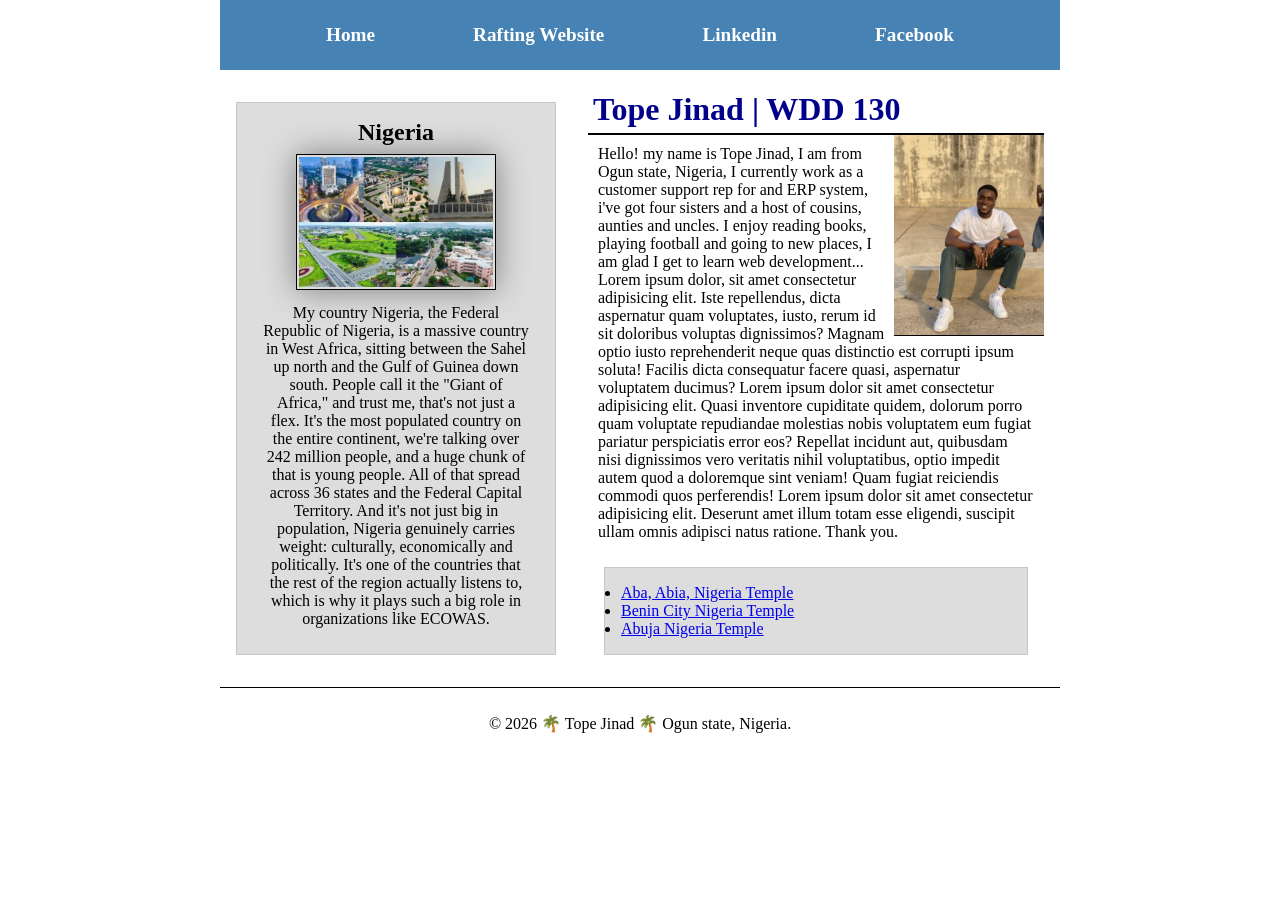
<file: index.html>
<!DOCTYPE html>
<html lang="en">

<head>
    <meta charset="UTF-8">
    <meta name="viewport" content="width=device-width, initial-scale=1.0">
    <title>Tope Jinad | WDD 130</title>
    <meta name="description"
      content="Hi, my name is Tope Jinad and this is my homepage, it was built for Wdd 130 course.">
    <meta name="author" content="Tope Jinad">
    <link rel="stylesheet" href="styles/styles.css">
</head>

<body>

    <header>
        <nav>

            <a href="#">Home</a>
            <a href="wwr/">Rafting Website</a>
            <a href="https://www.linkedin.com/in/jinadtope/">Linkedin</a>
            <a href="https://facebook.com.">Facebook</a>
        </nav>
    </header>

    <div class="grid">
        <main>
            <h1>Tope Jinad | WDD 130</h1>
            <img src="images/profile.jpg" alt="hello_my_name_is_tope_jinad" width="200">
            <p>
                Hello! my name is Tope Jinad, I am from Ogun state, Nigeria, I currently work as a
                customer support rep for and ERP system, i've got four sisters and a host of
                cousins,
                aunties and uncles.
                I enjoy reading books, playing football and going to new places, I am glad I get to
                learn web development...
                Lorem ipsum dolor, sit amet consectetur adipisicing elit. Iste repellendus, dicta
                aspernatur quam voluptates, iusto, rerum id sit doloribus voluptas dignissimos?
                Magnam
                optio iusto reprehenderit neque quas distinctio est corrupti ipsum soluta! Facilis
                dicta
                consequatur facere quasi, aspernatur voluptatem ducimus? Lorem ipsum dolor sit amet
                consectetur adipisicing elit. Quasi inventore cupiditate quidem, dolorum porro quam
                voluptate repudiandae molestias nobis voluptatem eum fugiat pariatur perspiciatis
                error
                eos? Repellat incidunt aut, quibusdam nisi dignissimos vero veritatis nihil
                voluptatibus, optio impedit autem quod a doloremque sint veniam! Quam fugiat
                reiciendis
                commodi quos perferendis! Lorem ipsum dolor sit amet consectetur adipisicing elit.
                Deserunt amet illum totam esse eligendi, suscipit ullam omnis adipisci natus
                ratione.
                Thank you.
            </p>

            <ul class="box">
                <li><a href="https://www.churchofjesuschrist.org/temples/details/aba-nigeria-temple?lang=eng"
                      target="_blank">Aba,
                        Abia, Nigeria Temple</a></li>
                <li><a href="https://www.churchofjesuschrist.org/temples/details/benin-city-nigeria-temple?lang=eng"
                      target="_blank">Benin
                        City Nigeria Temple</a></li>
                <li><a href="https://www.churchofjesuschrist.org/temples/details/abuja-nigeria-temple?lang=eng"
                      target="_blank">Abuja
                        Nigeria Temple</a></li>

            </ul>
        </main>

        <aside class="box">
            <h2>Nigeria</h2>
            <img src="images/nigerian-cities.jpg" alt="different lands in Nigeria">
            <p>My country Nigeria, the Federal Republic of Nigeria, is a massive country in West
                Africa,
                sitting between the Sahel up north and the Gulf of Guinea down south. People call it
                the
                "Giant of
                Africa," and trust me, that's not just a flex. It's the most populated country on
                the
                entire
                continent, we're talking over 242 million people, and a huge chunk of that is young
                people. All of
                that spread across 36 states and the Federal Capital Territory. And it's not just
                big in
                population,
                Nigeria genuinely carries weight: culturally, economically and politically. It's one
                of
                the
                countries that the rest of the region actually listens to, which is why it plays
                such a
                big role in
                organizations like ECOWAS.</p>
        </aside>
    </div>

    <footer>
        <p>© 2026 🌴 Tope Jinad 🌴 Ogun state, Nigeria.</p>
    </footer>
</body>

</html>
</file>
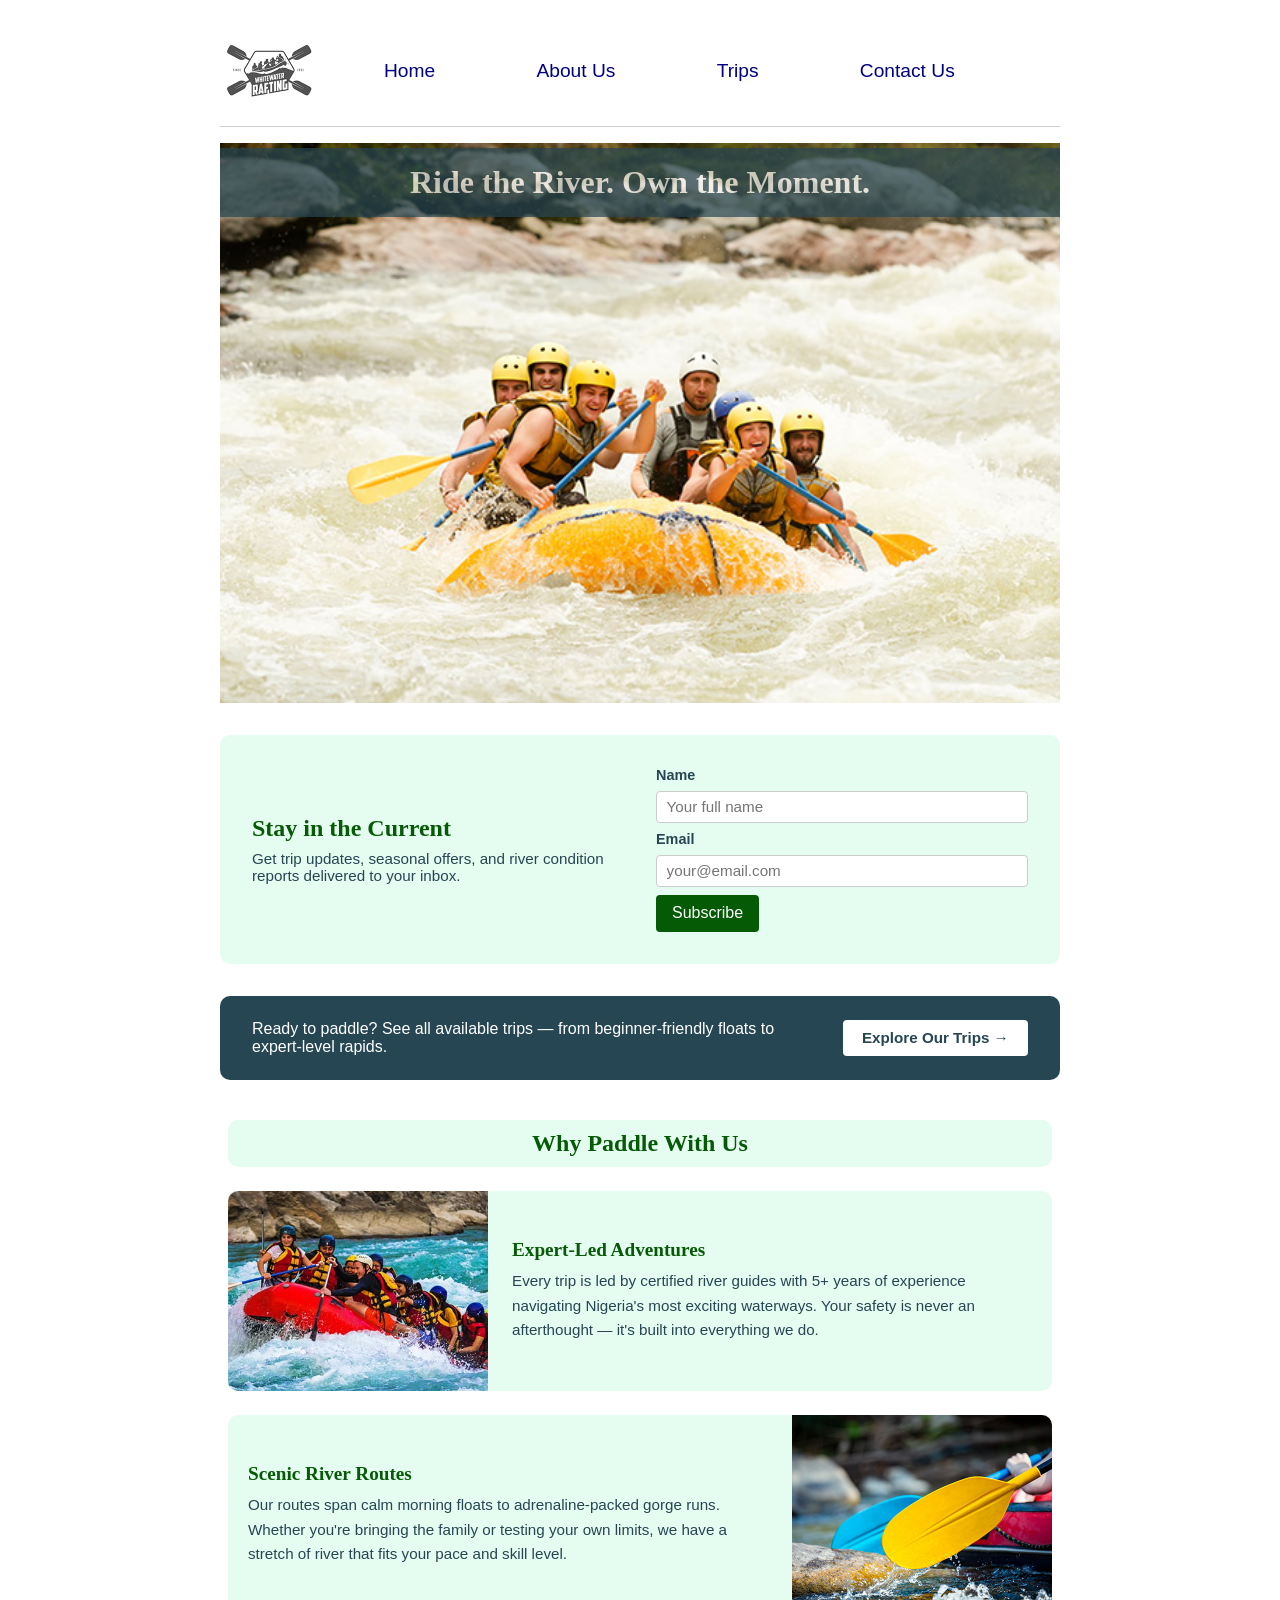
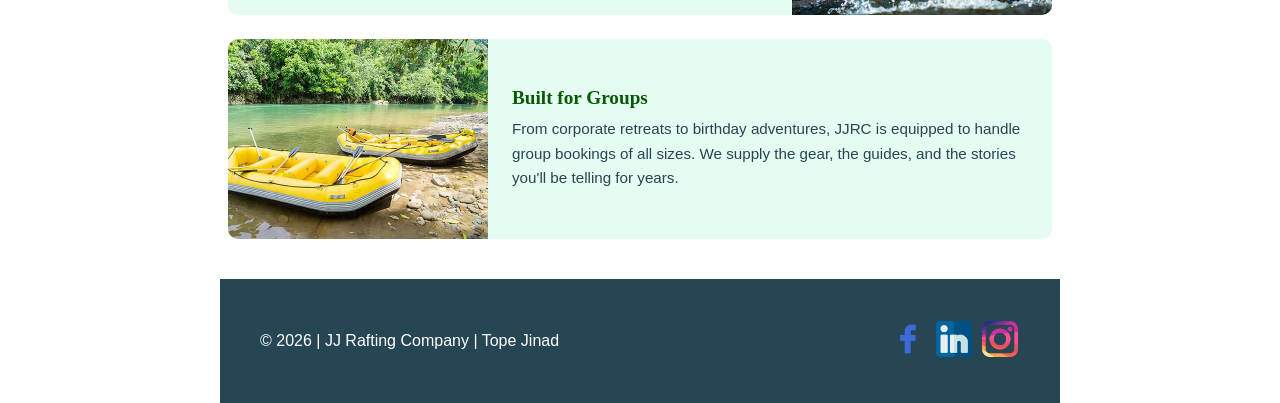
<file: wwr/index.html>
<!DOCTYPE html>
<html lang="en">

<head>
    <meta charset="UTF-8">
    <meta name="viewport" content="width=device-width, initial-scale=1.0">
    <meta name="description"
      content="JJ Rafting Company — Experience the thrill of white water rafting in Nigeria. Book your adventure trip today.">
    <meta name="author" content="Tope Jinad">
    <title>Home | JJ Rafting Company</title>
    <link rel="stylesheet" href="styles/rafting.css">
</head>

<body>
    <header>
        <img src="images/wwrcrossedoars.png" alt="JJ Rafting logo" id="logo">
        <nav>
            <ul class="navigation">
                <li><a href="index.html">Home</a></li>
                <li><a href="about.html">About Us</a></li>
                <li><a href="trips.html">Trips</a></li>
                <li><a href="contact.html">Contact Us</a></li>
            </ul>
        </nav>
    </header>

    <main>
        <!-- Hero Section -->
        <div class="hero">

            <img src="images/rafting4_600.jpg"
              alt="Rafters navigating white water rapids at JJ Rafting">
            <h1>Ride the River. Own the Moment.</h1>
        </div>

        <!-- Newsletter Sign Up -->
        <section class="newsletter">
            <div class="newsletter-inner">
                <div class="newsletter-text">
                    <h2>Stay in the Current</h2>
                    <p>Get trip updates, seasonal offers, and river condition reports delivered to
                        your inbox.</p>
                </div>
                <form action="#" method="get" class="newsletter-form">
                    <label for="nl-name">Name</label>
                    <input type="text" id="nl-name" name="name" placeholder="Your full name"
                      required>

                    <label for="nl-email">Email</label>
                    <input type="email" id="nl-email" name="email" placeholder="your@email.com"
                      required>

                    <button type="submit">Subscribe</button>
                </form>
            </div>
        </section>

        <!-- Call to Action -->
        <section class="cta-banner">
            <div class="cta-inner">
                <p>Ready to paddle? See all available trips — from beginner-friendly floats to
                    expert-level rapids.</p>
                <a href="trips.html" class="cta-btn">Explore Our Trips →</a>
            </div>
        </section>

        <!-- Offerings Grid -->
        <section class="offerings">
            <h2>Why Paddle With Us</h2>
            <div class="offerings-grid">
                <div class="offering-card">
                    <img src="images/rafting18_600.jpg"
                      alt="Expert guides leading a group through rapids">
                    <div class="offering-text">
                        <h3>Expert-Led Adventures</h3>
                        <p>Every trip is led by certified river guides with 5+ years of experience
                            navigating
                            Nigeria's most exciting waterways. Your safety is never an afterthought
                            — it's built
                            into everything we do.</p>
                    </div>
                </div>

                <div class="offering-card offering-card--reverse">
                    <img src="images/rafting20_600.jpg"
                      alt="Scenic river view at sunrise on a rafting trip">
                    <div class="offering-text">
                        <h3>Scenic River Routes</h3>
                        <p>Our routes span calm morning floats to adrenaline-packed gorge runs.
                            Whether you're
                            bringing the family or testing your own limits, we have a stretch of
                            river that fits
                            your pace and skill level.</p>
                    </div>
                </div>

                <div class="offering-card">
                    <img src="images/rafting26_600.jpg"
                      alt="Group of friends celebrating after a rafting trip">
                    <div class="offering-text">
                        <h3>Built for Groups</h3>
                        <p>From corporate retreats to birthday adventures, JJRC is equipped to
                            handle group
                            bookings of all sizes. We supply the gear, the guides, and the stories
                            you'll be
                            telling for years.</p>
                    </div>
                </div>
            </div>
        </section>
    </main>

    <footer>
        <p>© 2026 | JJ Rafting Company | Tope Jinad</p>
        <nav class="socialmedia">
            <a href="https://facebook.com"><img src="images/facebook.png" alt="facebook_icon"></a>
            <a href="https://linkedin.com"><img src="images/linkedin.png" alt="linkedin_icon"></a>
            <a href="https://instagram.com"><img src="images/instagram.png"
                  alt="instagram_icon"></a>
        </nav>
    </footer>
</body>

</html>
</file>
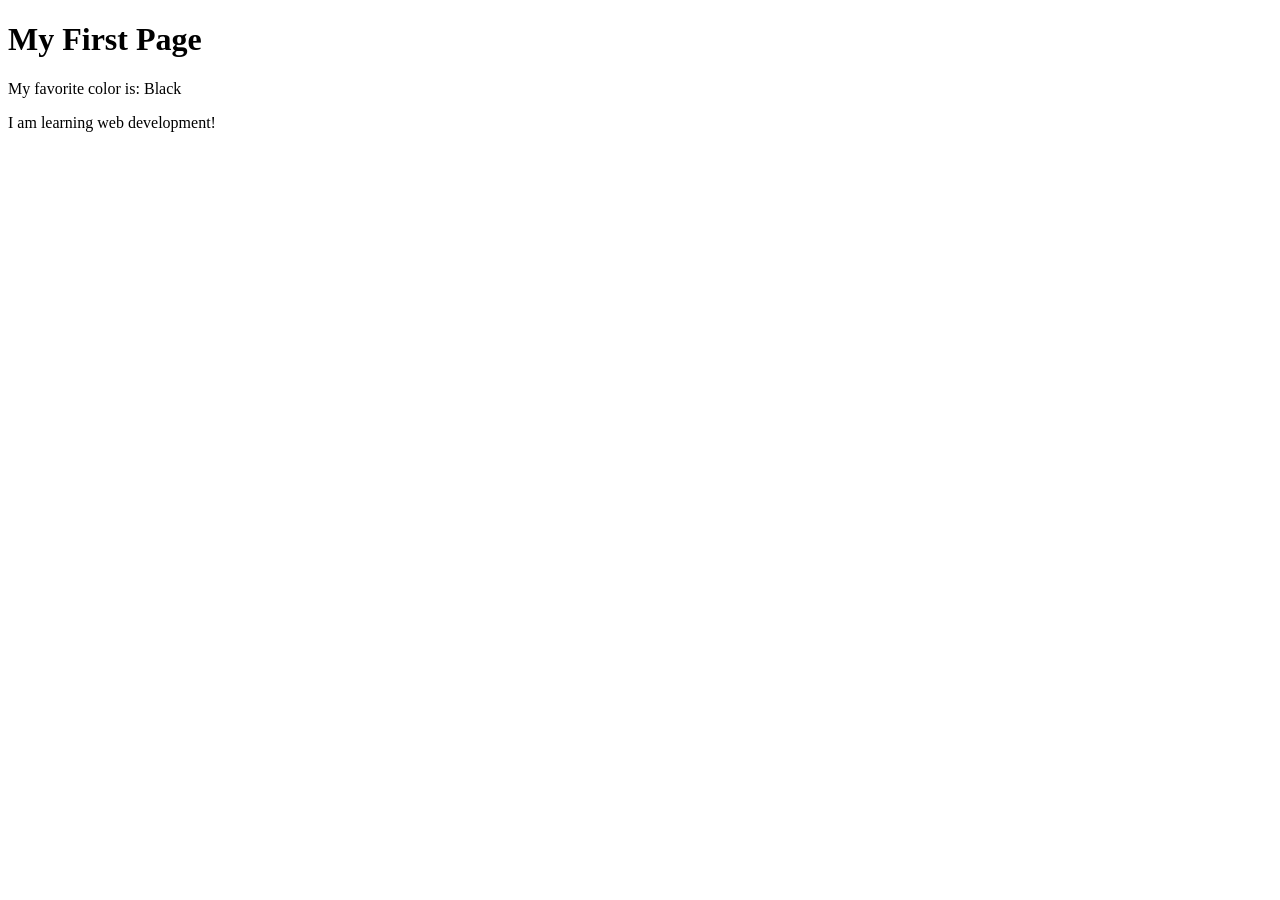
<file: week01/first-page.html>
<!DOCTYPE html>
<html lang="en">

<head>
    <meta charset="UTF-8">
    <meta name="viewport" content="width=device-width, initial-scale=1.0">
    <title>My First Page</title>
</head>

<body>
    <h1>My First Page</h1>
    <p>My favorite color is: Black</p>
    <p>I am learning web development!</p>
</body>

</html>
</file>
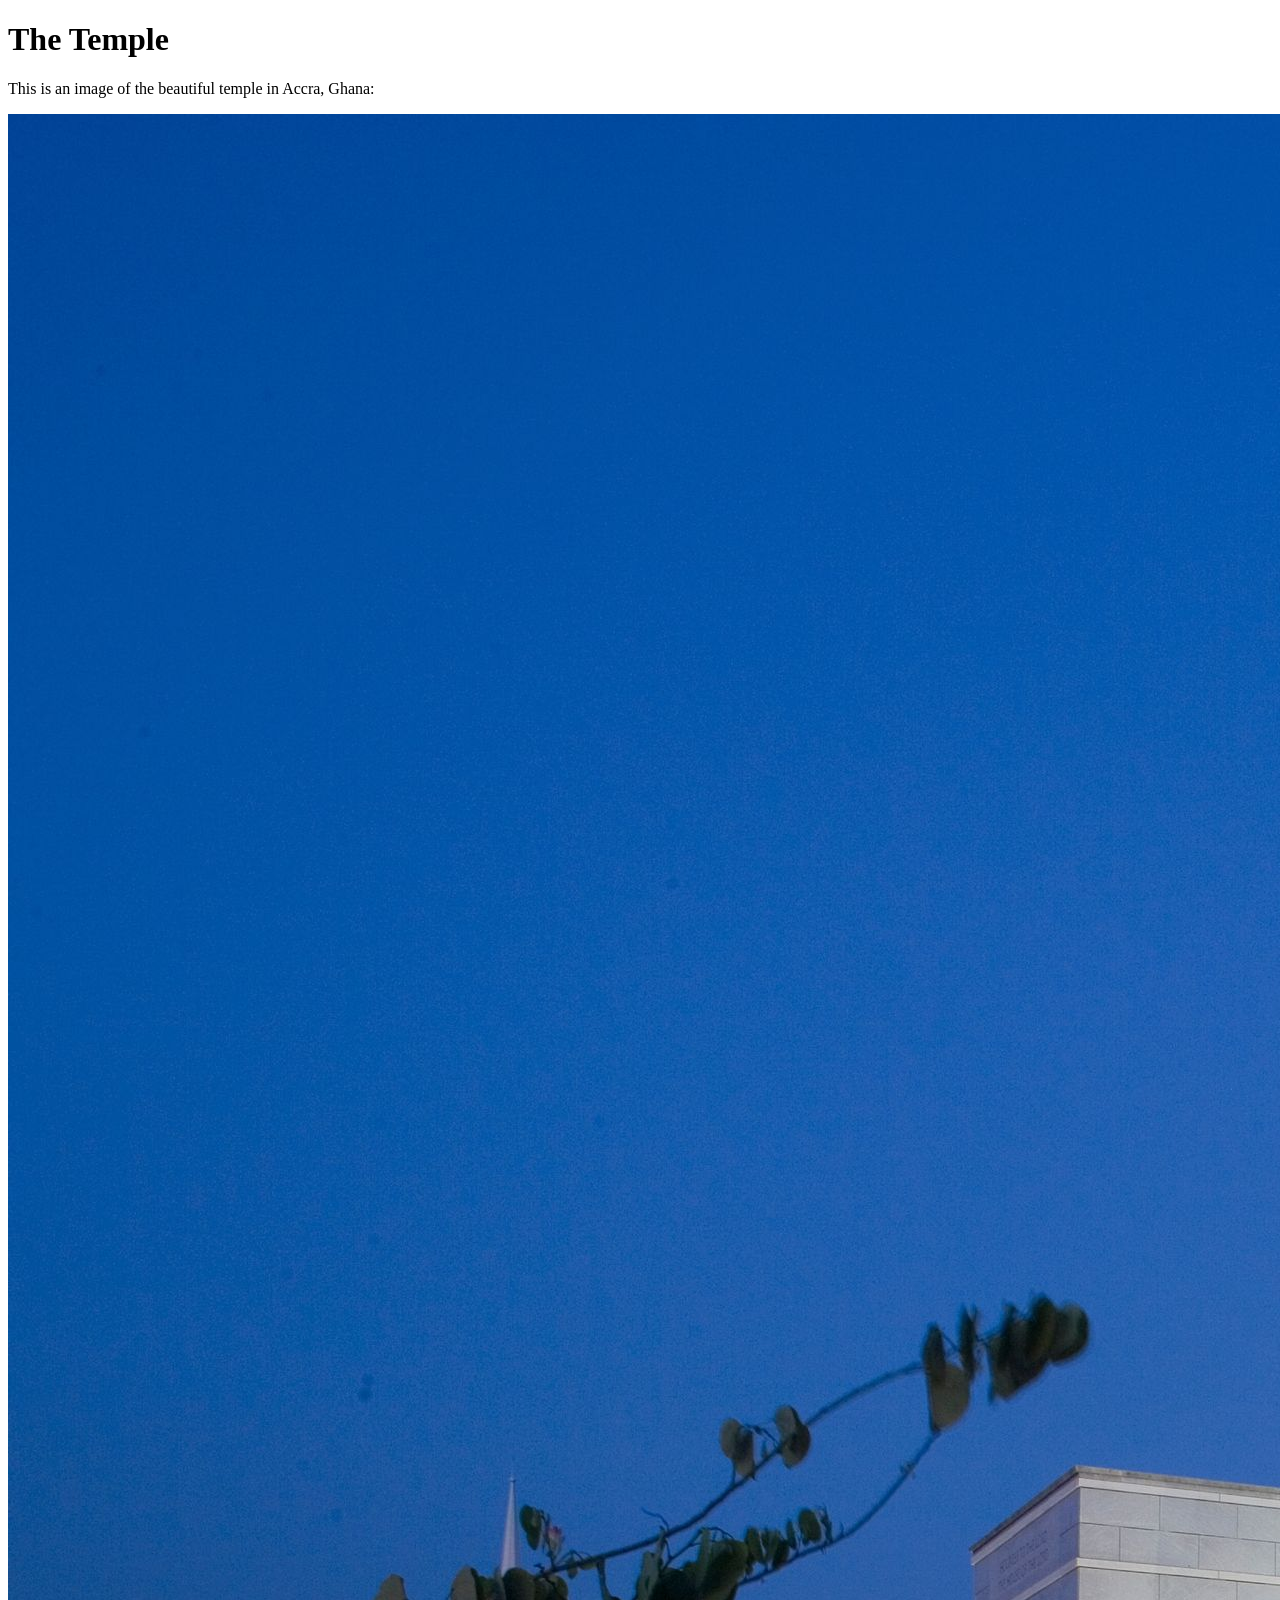
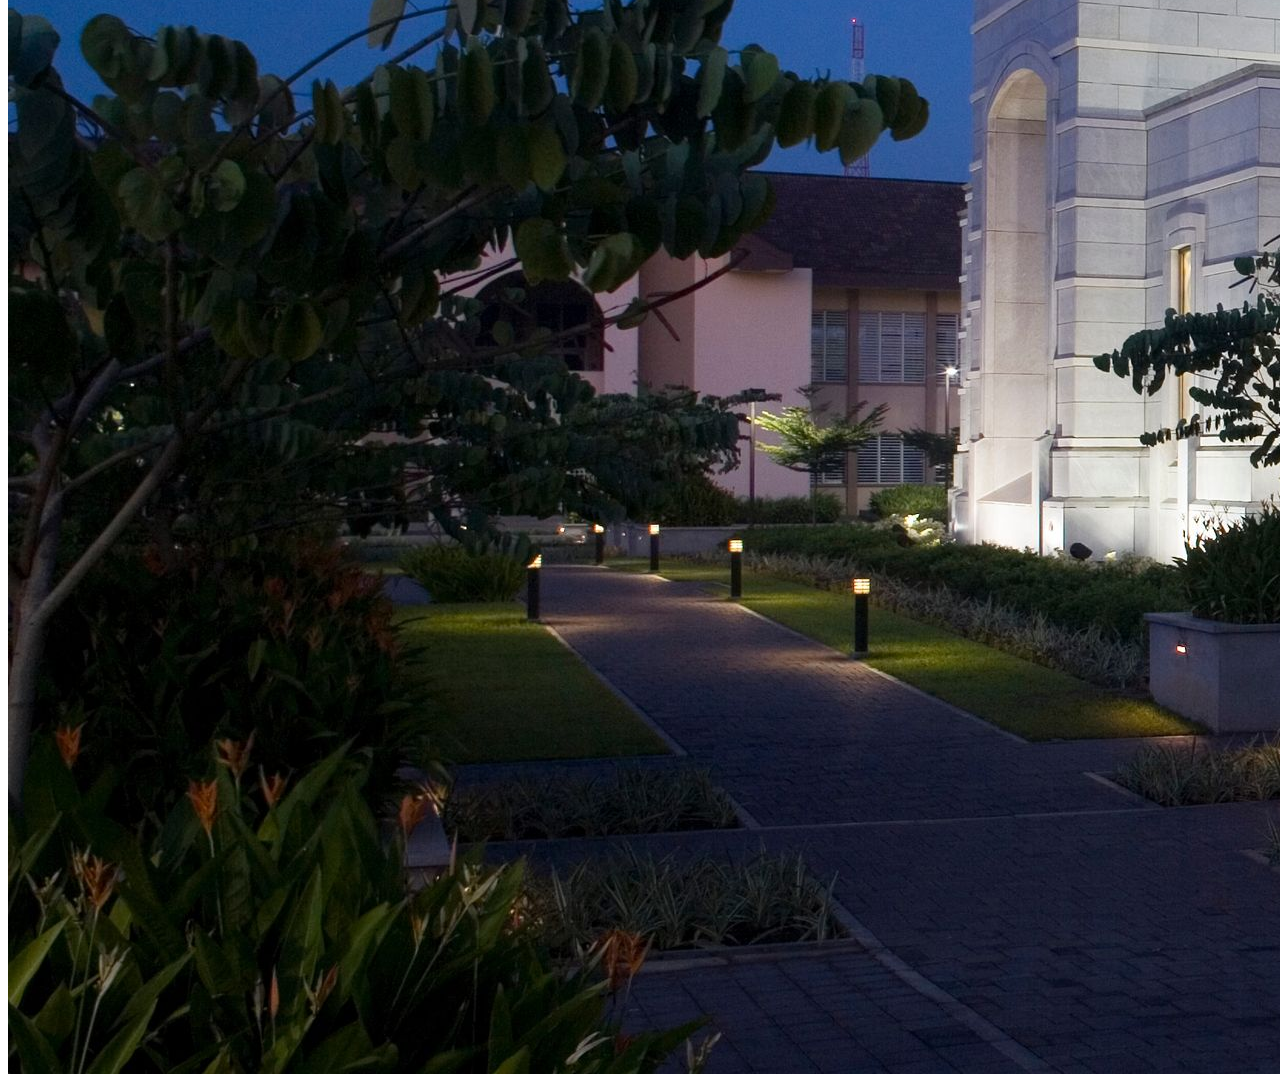
<file: week01/images.html>
<!DOCTYPE html>
<html lang="en">
<head>
    <meta charset="UTF-8">
    <meta name="viewport" content="width=device-width, initial-scale=1.0">
    <title>Temple Image</title>
</head>
<body>
    <h1>The Temple</h1>
    <p>This is an image of the beautiful temple in Accra, Ghana:</p>
    <img src="images/temple-large.jpeg" alt="The Accra Ghana Temple">
    
</body>
</html>
</file>
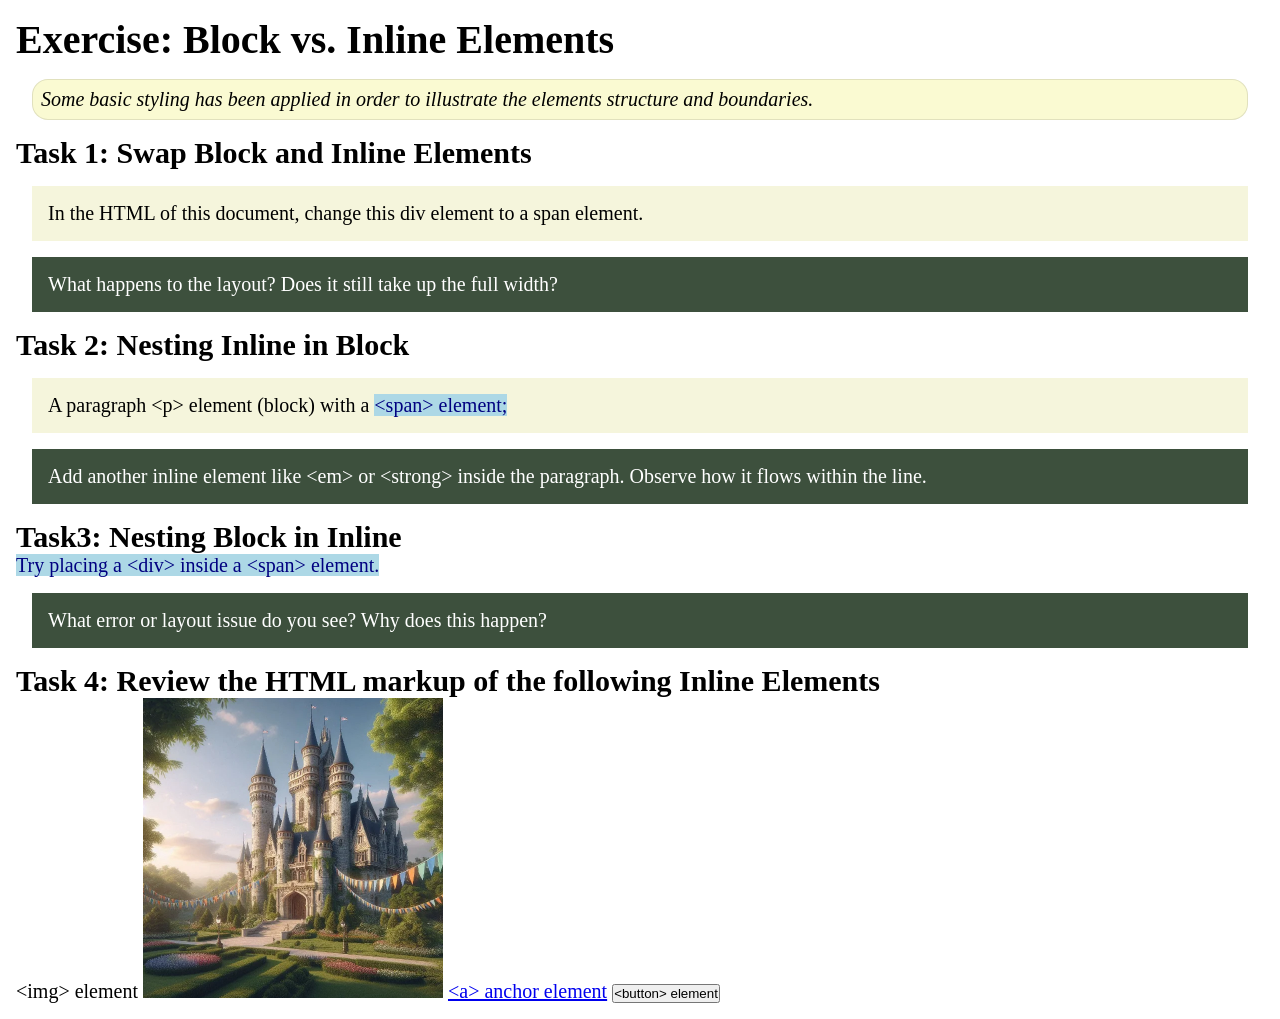
<file: week02/block-vs-inline.html>
<!DOCTYPE html>
<html lang="en">

<head>
    <meta charset="UTF-8">
    <meta name="viewport" content="width=device-width, initial-scale=1.0">
    <title>Exercise: Block vs. Inline Elements</title>
    <link rel="stylesheet" href="styles/block-vs-inline.css">
</head>

<body>
    <main>
        <h1>Exercise: Block vs. Inline Elements</h1>
        <p class="note">Some basic styling has been applied in order to illustrate the elements structure and
            boundaries.</p>

        <h2>Task 1: Swap Block and Inline Elements</h2>
        <div>In the HTML of this document, change this div element to a span element.</div>

        <p class="question">What happens to the layout? Does it still take up the full width?</p>

        <h2>Task 2: Nesting Inline in Block</h2>
        <p>A paragraph &lt;p&gt; element (block) with a <span>&lt;span&gt; element;</span></p>
        <p class="question">Add another inline element like &lt;em&gt; or &lt;strong&gt; inside the paragraph. Observe
            how it flows within the line.</p>

        <h2>Task3: Nesting Block in Inline</h2>
        <span>Try placing a &lt;div&gt; inside a &lt;span&gt; element.</span>
            <p class="question">What error or layout issue do you see? Why does this happen?</p>


            <h2>Task 4: Review the HTML markup of the following Inline Elements</h2>
        &lt;img&gt; element
        <img src="images/castle.webp" alt="placeholder image (images are inline)" width="300" height="300">
        <a href="https://churchofjesuschrist.org">&lt;a&gt; anchor element</a>
        <button type="button">&lt;button&gt; element</button>
    </main>
</body>

</html>
</file>
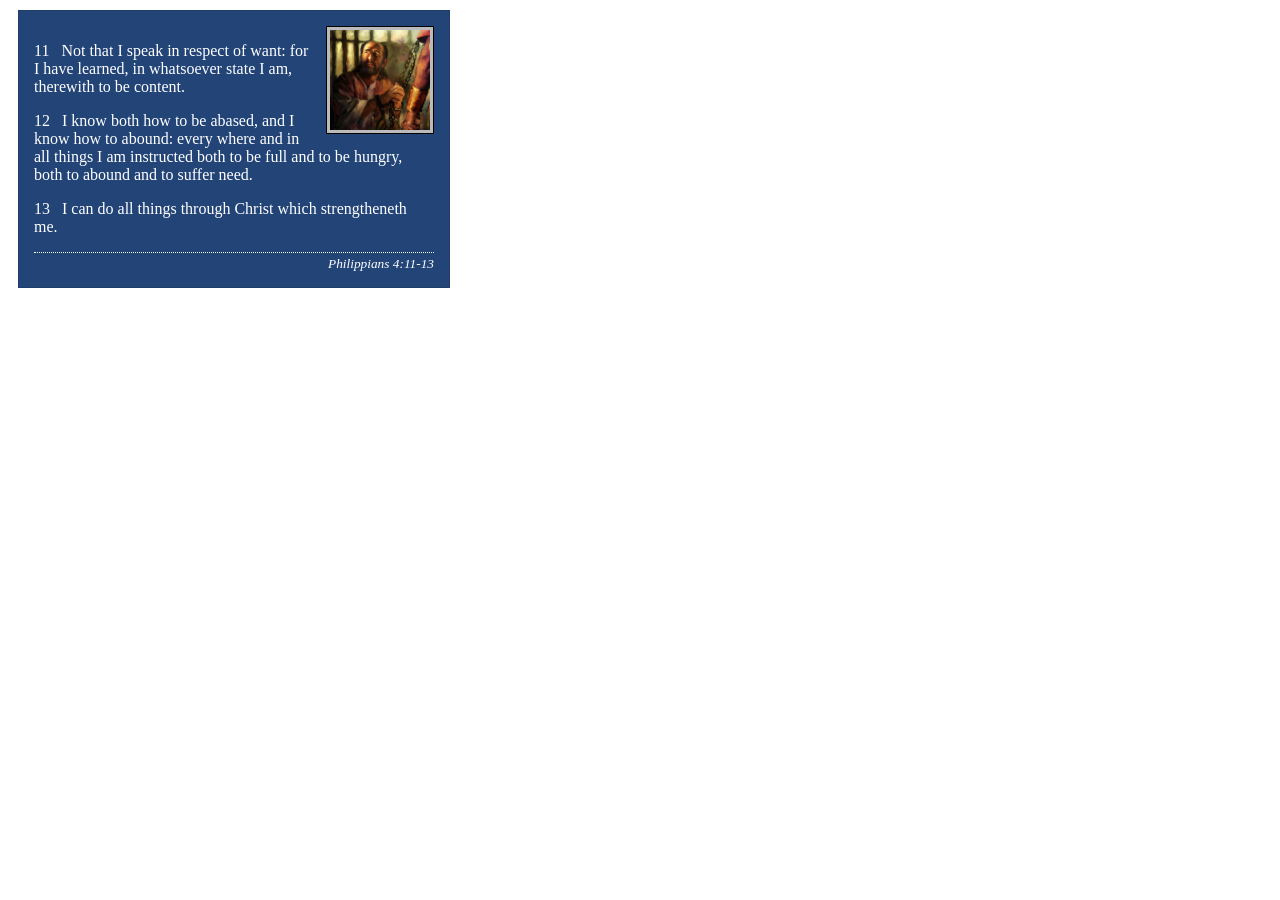
<file: week02/box-model-solution.html>
<!DOCTYPE html>
<html lang="en">
<head>
    <meta charset="UTF-8">
    <meta name="viewport" content="width=device-width, initial-scale=1.0">
    <title>Box Model Activity</title>
    <link rel="stylesheet" href="styles/box-model-solution.css">
</head>
<body>
    <main>
        <div class="callout">
            <img src="images/apostle-paul-imprisoned.webp" alt="Paul the Apostle - Imprisoned in Rome" width="200" height="200">
            <blockquote>
                <p>11 &nbsp; Not that I speak in respect of want: for I have learned, in whatsoever state I am, therewith to be content.</p>
                <p>12 &nbsp; I know both how to be abased, and I know how to abound: every where and in all things I am instructed both to be full and to be hungry, both to abound and to suffer need.</p>
                <p>13 &nbsp; I can do all things through Christ which strengtheneth me.</p>
            </blockquote>
            <cite>Philippians 4:11-13</cite>
        </div>
    </main>
</body>
</html>
</file>
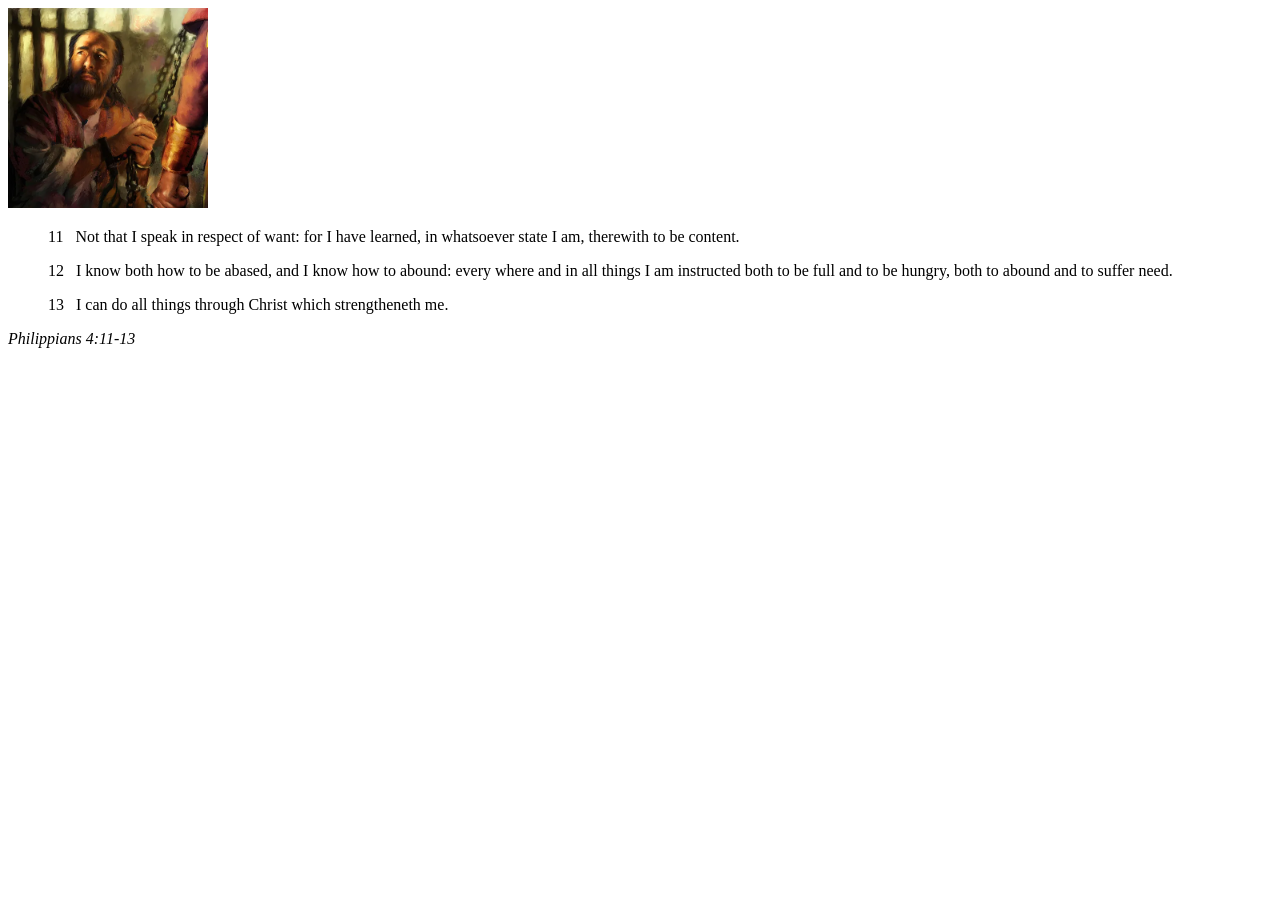
<file: week02/box-model.html>
<!DOCTYPE html>
<html lang="en">

<head>
    <meta charset="UTF-8">
    <meta name="viewport" content="width=device-width, initial-scale=1.0">
    <link rel="stylesheet" href="styles/box-model.css">
    <title>Box Model Activity</title>
</head>

<body>
    <main>
        <div class="callout">
            <img src="images/apostle-paul-imprisoned.webp"
              alt="Paul the Apostle - Imprisoned in Rome" width="200" height="200">
            <blockquote>
                <p>11 &nbsp; Not that I speak in respect of want: for I have learned, in whatsoever
                    state I am, therewith to be content.</p>
                <p>12 &nbsp; I know both how to be abased, and I know how to abound: every where and
                    in all things I am instructed both to be full and to be hungry, both to abound
                    and to suffer need.</p>
                <p>13 &nbsp; I can do all things through Christ which strengtheneth me.</p>
            </blockquote>
            <cite>Philippians 4:11-13</cite>
        </div>
    </main>
</body>

</html>
</file>
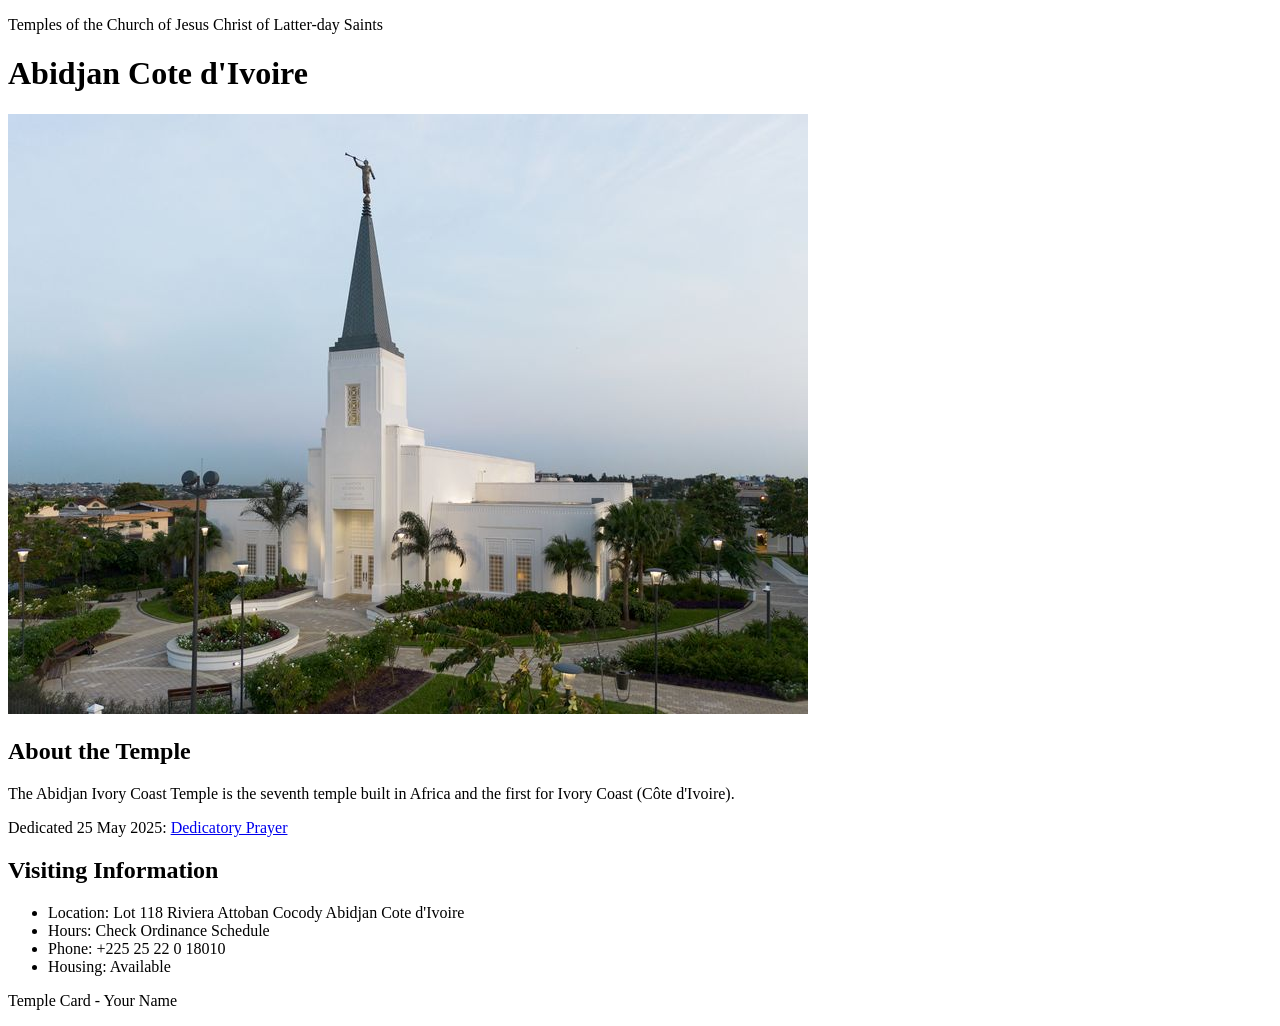
<file: week02/temple.html>
<!DOCTYPE html>
<html lang="en">

<head>
    <meta charset="UTF-8">
    <meta name="viewport" content="width=device-width, initial-scale=1.0">
    <title>Temple Card - Abidjan Cote d'Ivoire</title>
</head>

<body>
    <header>
        <p>Temples of the Church of Jesus Christ of Latter-day Saints</p>
    </header>
    <main>
        <h1>Abidjan Cote d'Ivoire</h1>
        <picture>
            <img src="images/abidjan-ivory-coast.jpeg" alt="Abidjan Cote d'Ivoire Temple">
        </picture>
        <section>
            <h2>About the Temple</h2>
            <p>The Abidjan Ivory Coast Temple is the seventh temple built in Africa and the first for Ivory Coast (Côte
                d'Ivoire).</p>
            <p>Dedicated 25 May 2025: <a
                    href="https://www.churchofjesuschrist.org/temples/dedicatory-prayer/abidjan-ivory-coast-temple/2025-05-25?lang=eng"
                    target="_blank" rel="noopener noreferrer">Dedicatory Prayer</a></p>
        </section>
        <section>
            <h2>Visiting Information</h2>
            <ul>
                <li>Location: Lot 118 Riviera Attoban Cocody Abidjan Cote d'Ivoire</li>
                <li>Hours: Check Ordinance Schedule</li>
                <li>Phone: +225 25 22 0 18010</li>
                <li>Housing: Available</li>
            </ul>
        </section>
    </main>
    <footer>
        <p>Temple Card - Your Name</p>
    </footer>
</body>

</html>
</file>
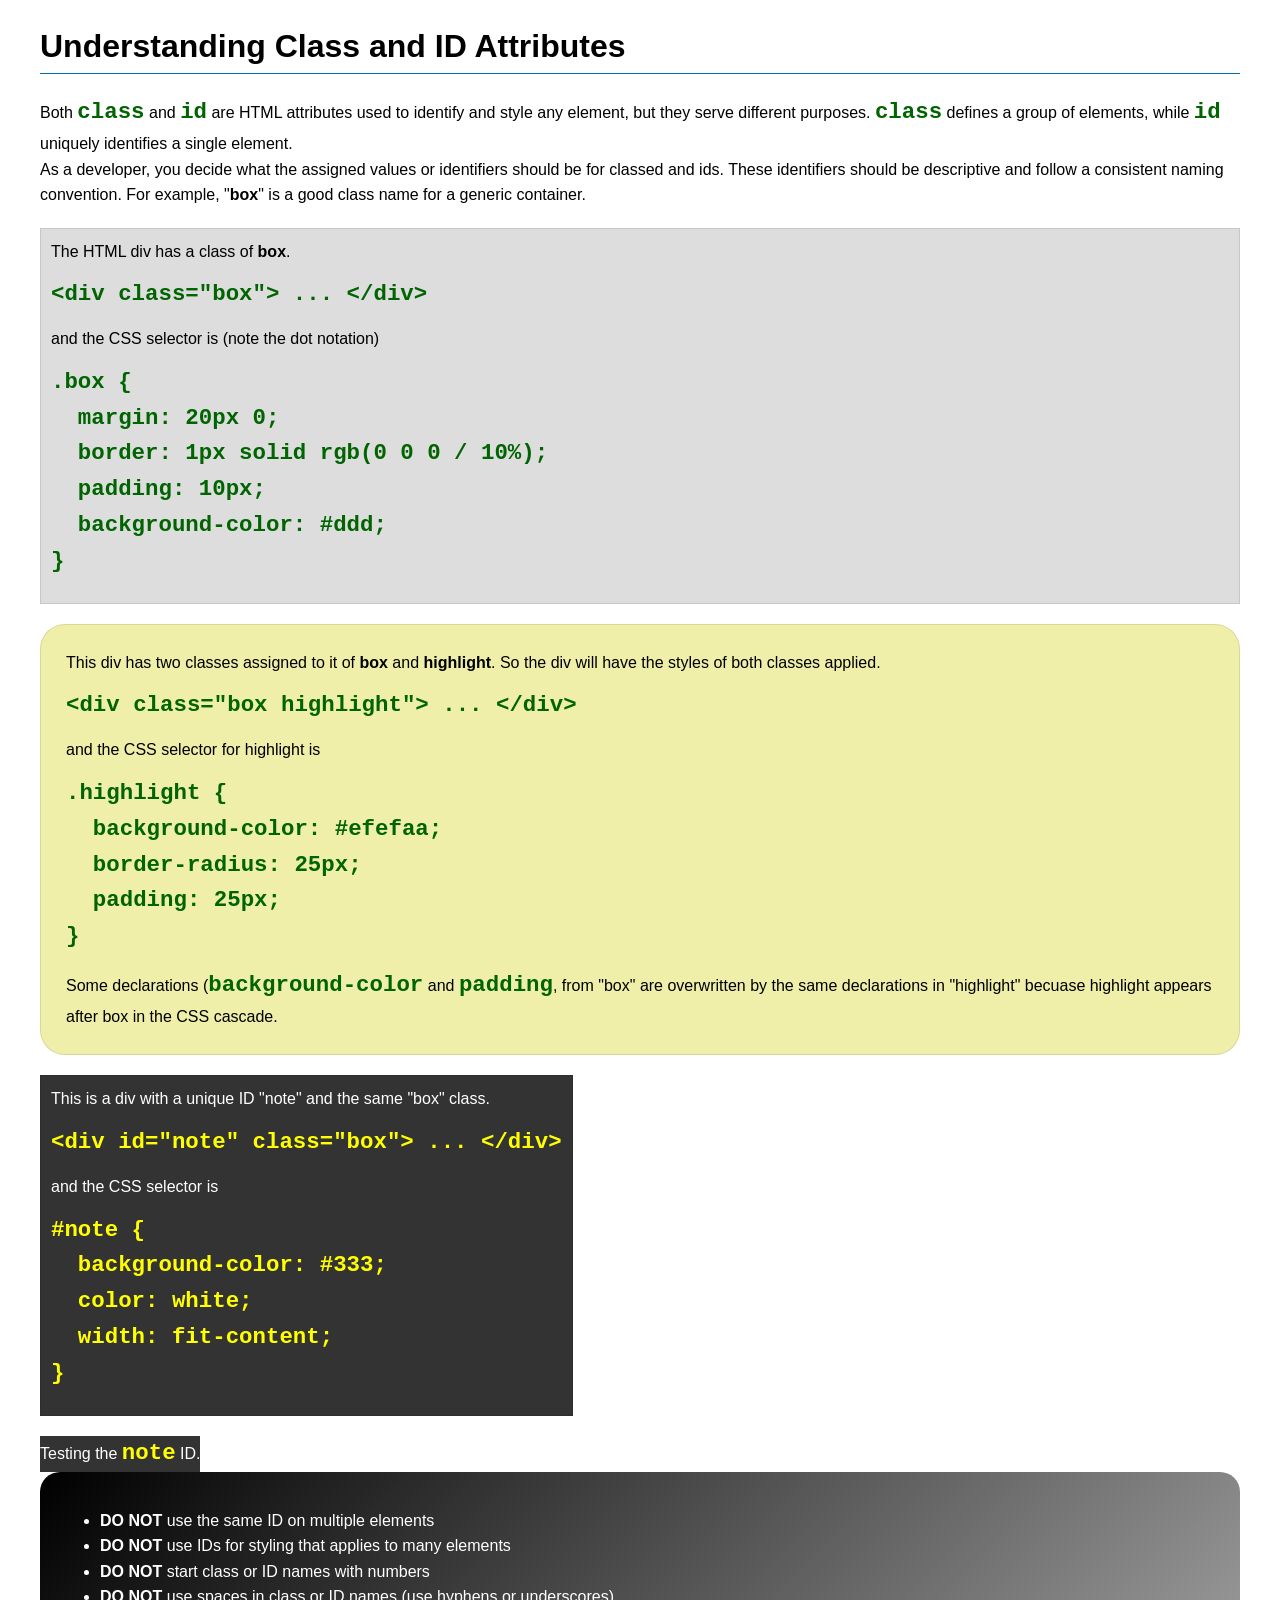
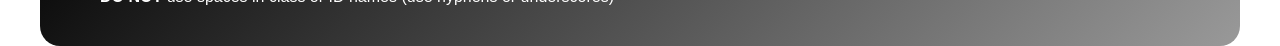
<file: week03/class-and-id.html>
<!DOCTYPE html>
<html lang="en">

<head>
    <meta charset="UTF-8">
    <meta name="viewport" content="width=device-width, initial-scale=1.0">
    <title>Class vs ID Attributes</title>
    <link rel="stylesheet" href="styles/class-and-id.css">
</head>

<body>
    <h1>Understanding Class and ID Attributes</h1>
    <p>Both <code>class</code> and <code>id</code> are HTML attributes used to identify and style any element, but they
        serve different purposes. <code>class</code> defines a group of elements, while <code>id</code> uniquely
        identifies a single element.</p>
    <p>As a developer, you decide what the assigned values or identifiers should be for classed and ids. These
        identifiers should be
        descriptive and follow a consistent naming convention. For example, "<strong>box</strong>" is a good class name
        for a generic container.</p>
    <div class="box">
        <p>The HTML div has a class of <strong>box</strong>.</p>
        <pre><code class="html">&lt;div class="box"&gt; ... &lt;/div&gt;</code></pre>
        and the CSS selector is (note the dot notation)
        <pre><code class="css">.box {
  margin: 20px 0;
  border: 1px solid rgb(0 0 0 / 10%);
  padding: 10px;
  background-color: #ddd; 
}</code></pre>
    </div>

    <div class="box highlight">
        <p>This div has two classes assigned to it of <strong>box</strong> and <strong>highlight</strong>. So the div
            will have the styles of both classes applied.</p>
        <pre><code class="html">&lt;div class="box highlight"&gt; ... &lt;/div&gt;</code></pre>
        and the CSS selector for highlight is
        <pre><code class="css">.highlight {
  background-color: #efefaa;
  border-radius: 25px;
  padding: 25px;
}</code></pre>
<p>Some declarations (<code>background-color</code> and <code>padding</code>, from "box" are overwritten by the same declarations in "highlight" becuase highlight appears after box in the CSS cascade.</p>
    </div>

    <div id="note" class="box">
        <p>This is a div with a unique ID "note" and the same "box" class.</p>
        <pre><code class="html">&lt;div id="note" class="box"&gt; ... &lt;/div&gt;</code></pre>
        and the CSS selector is
        <pre><code class="css">#note {
  background-color: #333;
  color: white;
  width: fit-content;
}</code></pre>
    </div>

    <div id="note">
        <p>Testing the <code>note</code> ID.</p>
    </div>

    <section id="best-practice">
        <ul>
            <li><strong>DO NOT</strong> use the same ID on multiple elements</li>
            <li><strong>DO NOT</strong> use IDs for styling that applies to many elements</li>
            <li><strong>DO NOT</strong> start class or ID names with numbers</li>
            <li><strong>DO NOT</strong> use spaces in class or ID names (use hyphens or underscores)</li>
        </ul>
    </section>




</body>

</html>
</file>
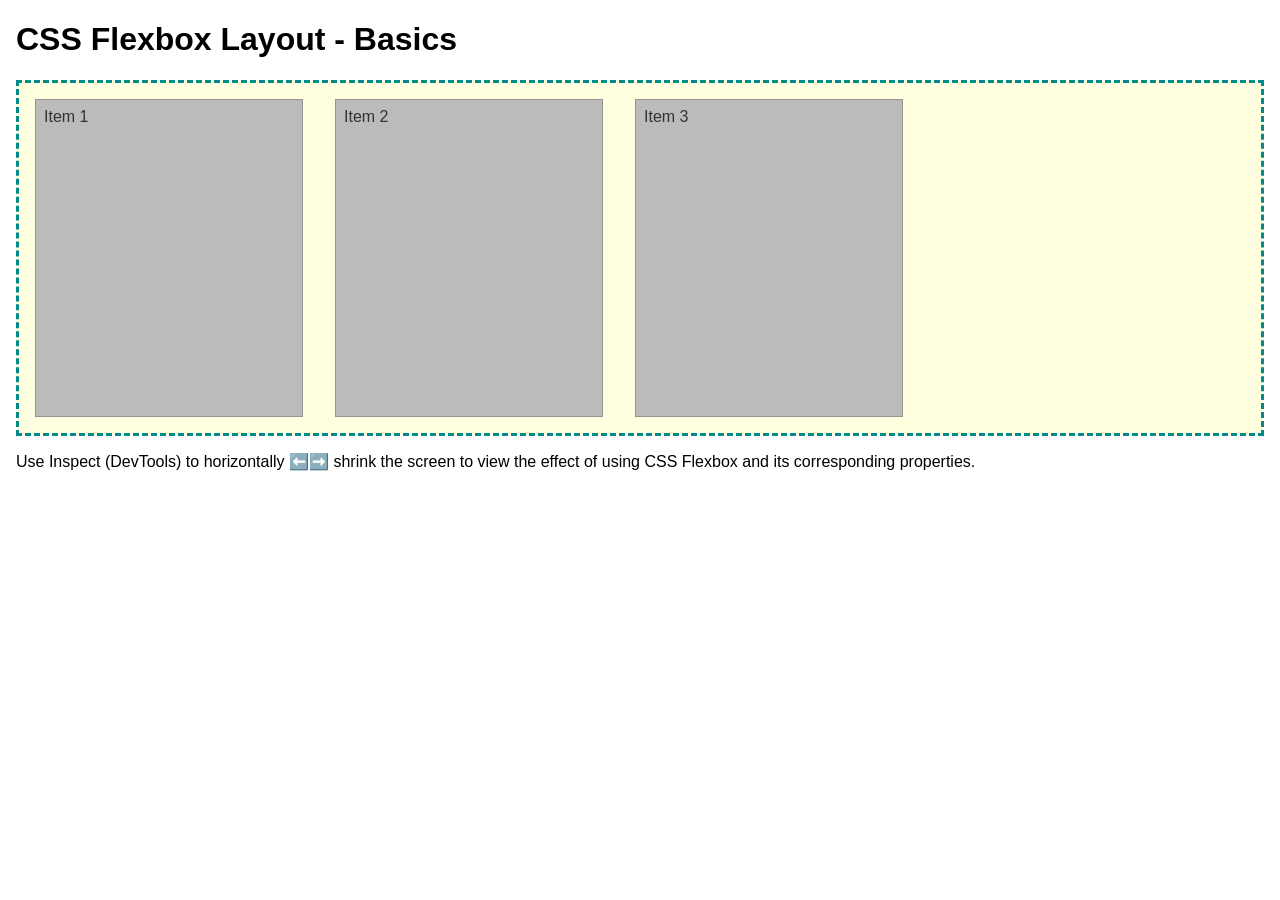
<file: week04/flexbox-layout.html>
<!DOCTYPE html>
<html lang="en">
<head>
    <meta charset="UTF-8">
    <meta name="viewport" content="width=device-width, initial-scale=1.0">
    <title>CSS Flexbox Layout - Basics</title>
    <link rel="stylesheet" href="styles/flexbox.css">
</head>
<body>
    <main>
        <h1>CSS Flexbox Layout - Basics</h1>
        <div class="flex-container">
            <div class="flex-item item1">Item 1</div>
            <div class="flex-item item2">Item 2</div>
            <div class="flex-item item3">Item 3</div>
        </div>
        <p>Use Inspect (DevTools) to horizontally ⬅️➡️ shrink the screen to view the effect of using CSS Flexbox and its corresponding properties.</p>
    </main>
</body>
</html>
</file>
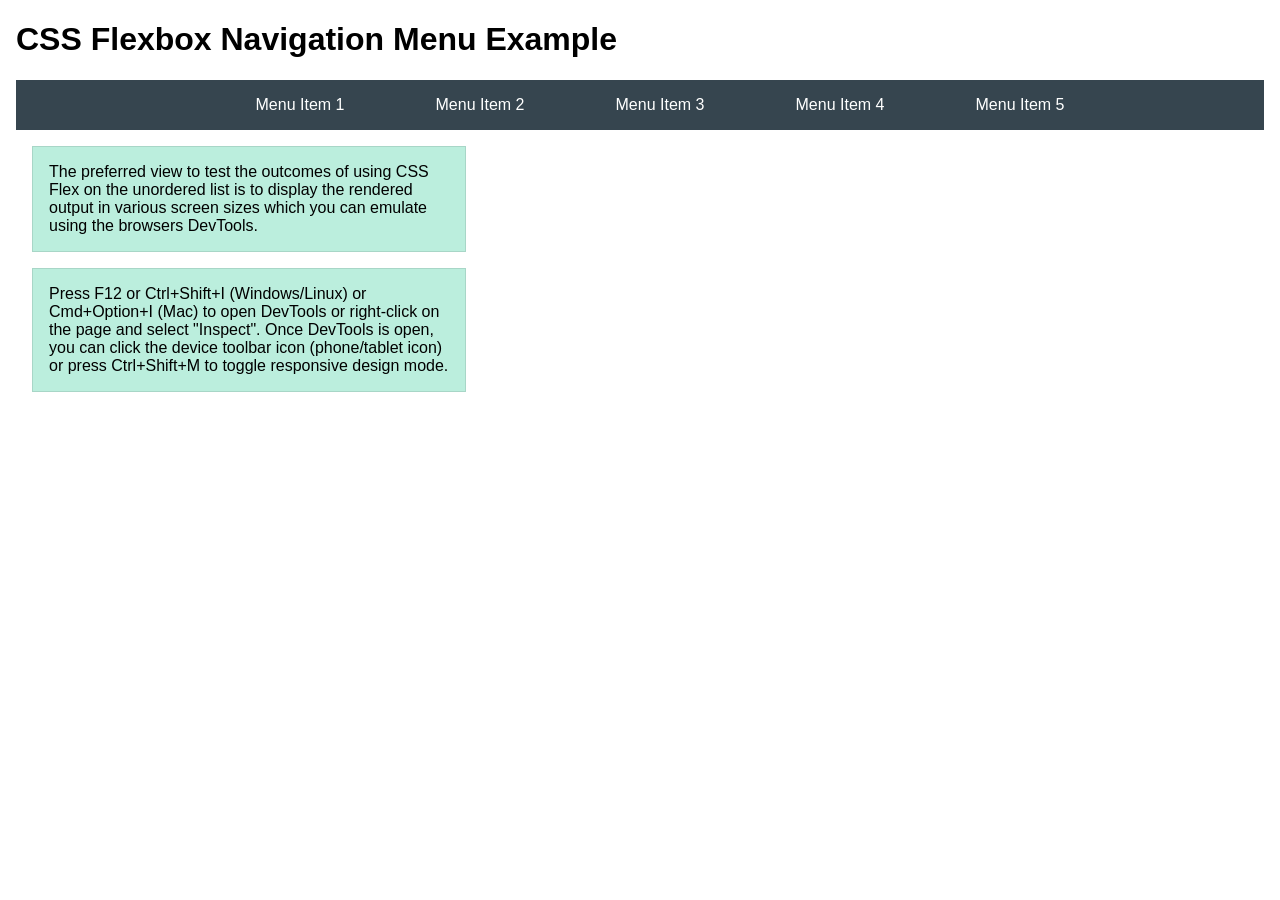
<file: week04/flexbox-menu.html>
<!DOCTYPE html>
<html lang="en">
<head>
    <meta charset="UTF-8">
    <meta name="viewport" content="width=device-width, initial-scale=1.0">
    <title>CSS Flexbox - Navigation Menu</title>
    <link rel="stylesheet" href="styles/flexbox-menu.css">
</head>
<body>
    <main>
        <h1>CSS Flexbox Navigation Menu Example</h1>
        <nav>
            <ul>
                <li><a href="#">Menu Item 1</a></li>
                <li><a href="#">Menu Item 2</a></li>
                <li><a href="#">Menu Item 3</a></li>
                <li><a href="#">Menu Item 4</a></li>
                <li><a href="#">Menu Item 5</a></li>
            </ul>
        </nav>
        <p>The preferred view to test the outcomes of using CSS Flex on the unordered list is to display the rendered output in various screen sizes which you can emulate using the browsers DevTools.</p>

        <p>Press F12 or Ctrl+Shift+I (Windows/Linux) or Cmd+Option+I (Mac) to open DevTools or right-click on the page and select "Inspect". Once DevTools is open, you can click the device toolbar icon (phone/tablet icon) or press Ctrl+Shift+M to toggle responsive design mode.</p>

                      
        
    </main>
</body>
</html>
</file>
<file: styles/styles.css>
* {
    margin: 0;
    padding: 0;
    box-sizing: border-box;
}

/* Center the page layout and cap max width */
header,
.grid,
footer {
    max-width: 840px;
    margin: 0 auto;
}

nav {
    background-color: steelblue;
    padding: 1rem;
    display: flex;
    justify-content: space-evenly;
    align-items: center;
}

nav a {
    display: block;
    padding: 0.5rem;
    text-decoration: none;
    font-size: 1.2rem;
    font-weight: 700;
    color: #fff;
}

h1 {
    color: darkblue;
    padding: 5px;
    /* Fixed: border-bottom needs width + style, not just color */
    border-bottom: 2px solid #000;
}

img {
    width: 150px;
    height: auto;
    border: 1px solid black;
    padding: 2px;
    box-shadow: 0 0 30px gray;
}

p {
    padding: 10px;
}

/* CSS Grid layout: aside left (col 1), main right (col 2) */
.grid {
    display: grid;
    align-items: center;
}

main {
    grid-column: 2 / 3;
    margin: 1rem;
}

aside {
    width: 20rem;
    text-align: center;
    /* Explicitly placed in col 1, row 1 (overrides HTML source order) */
    grid-column: 1 / 2;
    grid-row: 1 / 2;
}

aside h2 {
    position: relative;
    /* Changed: absolute positioning was fragile/layout-breaking */
    margin-bottom: 0.5rem;
}

aside img {
    width: 200px;
    height: auto;
}

main img {
    width: 150px;
    height: auto;
    border: 0;
    padding: 0;
    box-shadow: 0 1px 0 #000;
    float: right;
}

footer {
    border-top: 1px solid #000;
    text-align: center;
    padding: 1rem;
}

/* Class Selectors */

.box {
    margin: 1rem;
    border: 1px solid rgb(0 0 0 / 10%);
    padding: 1rem;
    background-color: #ddd;
    color: #000;
}
</file>
<file: wwr/styles/rafting.css>
:root {
    --primary-color: #055a05;
    --secondary-color: rgba(255, 255, 255, 0.75);
    --accent1-color: #264653;
    --accent2-color: rgb(229, 252, 240);
    --heading-font: "Times New Roman", "Georgia", serif;
    --body-font: Arial, Helvetica, sans-serif;
}

* {
    margin: 0;
    padding: 0;
    box-sizing: border-box;
}

body {
    font-family: var(--body-font);
    color: var(--accent1-color);
}

header,
main,
footer {
    width: 840px;
    margin: 0 auto;
}

header {
    margin: 1rem auto;
    display: grid;
    grid-template-columns: 120px 1fr;
    align-items: center;
    border-bottom: 1px solid #ccc;
    max-width: 1000px;
}

header img {
    width: 100px;
    height: auto;
}

.navigation {
    display: flex;
    justify-content: flex-end;
    list-style: none;
}

.navigation li {
    flex: 1 1 auto;
}

.navigation a {
    display: block;
    color: navy;
    padding: 20px;
    text-decoration: none;
    font-size: 1.2rem;
}

.navigation a:hover {
    color: tomato;
    text-decoration: underline;
}

h1,
h2 {
    font-family: var(--heading-font);
    color: var(--primary-color);
}

nav,
p,
section,
article {
    margin: 16px;
    padding: 8px;
}

.socialmedia a {
    text-decoration: none;
}

.socialmedia a img {
    width: 40px;
    padding: 2px;
}

.hero {
    position: relative;
}

.hero img {
    display: block;
    width: 100%;
    height: auto;
}

.hero h1 {
    position: absolute;
    top: 5px;
    width: 100%;
    padding: 16px;
    text-align: center;
    opacity: 0.7;
    background-color: var(--accent1-color);
    color: #fff;
}

h2 {
    text-align: center;
    background-color: var(--accent2-color);
    border-radius: 10px;
    padding: 10px;
}

.hero article {
    position: absolute;
    bottom: 0;
    right: 20px;
    width: auto;
    background-color: var(--secondary-color);
    padding: 12px;
    border-radius: 10px;
}

.hero article img {
    float: right;
    width: 125px;
}

.history-grid {
    display: grid;
    grid-template-columns: 1fr auto 1fr;
    gap: 1rem;
    align-items: start;
}

.history-grid img {
    width: 180px;
    height: auto;
    border-radius: 6px;
}

.adventures-grid {
    display: flex;
    gap: 0.75rem;
    justify-content: space-between;
}

.adventures-grid figure {
    flex: 1;
    text-align: center;
}

.adventures-grid figure img {
    width: 100%;
    aspect-ratio: 1 / 1;
    object-fit: cover;
    border-radius: 4px;
}

.adventures-grid figcaption {
    margin-top: 0.4rem;
    font-size: 0.8rem;
}

footer {
    display: flex;
    justify-content: space-between;
    align-items: center;
    padding: 1rem;
    background-color: var(--accent1-color);
    color: #fff;
}

footer p {
    color: #fff;
}

.socialmedia {
    display: flex;
    gap: 6px;
    align-items: center;
}

/* === Contact page === */
.contact-header {
    text-align: center;
}

.contact-header address {
    font-style: normal;
    line-height: 1.8;
}

.contact-body {
    display: grid;
    grid-template-columns: 1fr 1fr;
    gap: 1.5rem;
    align-items: start;
    margin-bottom: 2rem;
}

.contact-map {
    width: 100%;
    border-radius: 6px;
    display: block;
}

.contact-form {
    display: flex;
    flex-direction: column;
    gap: 0.5rem;
}

.contact-form label {
    font-weight: bold;
    font-size: 0.9rem;
}

.contact-form input[type="text"],
.contact-form input[type="email"],
.contact-form textarea {
    padding: 0.4rem 0.6rem;
    border: 1px solid #ccc;
    border-radius: 4px;
    font-family: var(--body-font);
    font-size: 0.95rem;
}

.contact-form fieldset {
    border: 1px solid #ccc;
    border-radius: 4px;
    padding: 0.5rem 0.75rem;
}

.contact-form fieldset label {
    display: block;
    font-weight: normal;
    margin: 0.2rem 0;
}

.checkbox-label {
    font-weight: normal !important;
    display: flex;
    align-items: center;
    gap: 0.4rem;
}

.contact-form button[type="submit"] {
    background-color: var(--primary-color);
    color: #fff;
    border: none;
    border-radius: 4px;
    padding: 0.6rem 1rem;
    font-size: 1rem;
    font-family: var(--body-font);
    cursor: pointer;
}

.contact-form button[type="submit"]:hover {
    background-color: var(--accent1-color);
}

.employees-grid {
    display: flex;
    gap: 1.5rem;
    justify-content: center;
    margin-top: 1rem;
    padding-bottom: 1.5rem;
}

.employees-grid figure {
    flex: 1;
    text-align: center;
}

.employees-grid figure img {
    width: 100%;
    aspect-ratio: 1 / 1;
    object-fit: cover;
    border-radius: 50%;
    border: 3px solid var(--primary-color);
}

.employees-grid figcaption {
    margin-top: 0.4rem;
    font-size: 0.85rem;
}

/* === Home: Newsletter === */
.newsletter {
    background-color: var(--accent2-color);
    border-radius: 10px;
    margin: 2rem 0;
    padding: 2rem;
}

.newsletter-inner {
    display: grid;
    grid-template-columns: 1fr 1fr;
    gap: 2rem;
    align-items: center;
}

.newsletter-text h2 {
    text-align: left;
    background: none;
    border-radius: 0;
    padding: 0;
    margin-bottom: 0.5rem;
}

.newsletter-text p {
    margin: 0;
    padding: 0;
    color: var(--accent1-color);
    font-size: 0.95rem;
}

.newsletter-form {
    display: flex;
    flex-direction: column;
    gap: 0.5rem;
}

.newsletter-form label {
    font-weight: bold;
    font-size: 0.9rem;
    color: var(--accent1-color);
}

.newsletter-form input {
    padding: 0.4rem 0.6rem;
    border: 1px solid #ccc;
    border-radius: 4px;
    font-family: var(--body-font);
    font-size: 0.95rem;
}

.newsletter-form button {
    background-color: var(--primary-color);
    color: #fff;
    border: none;
    border-radius: 4px;
    padding: 0.6rem 1rem;
    font-size: 1rem;
    font-family: var(--body-font);
    cursor: pointer;
    align-self: flex-start;
}

.newsletter-form button:hover {
    background-color: var(--accent1-color);
}

/* === Shared: Call-to-Action Banner === */
.cta-banner {
    background-color: var(--accent1-color);
    border-radius: 10px;
    margin: 2rem 0;
    padding: 1.5rem 2rem;
}

.cta-inner {
    display: flex;
    justify-content: space-between;
    align-items: center;
    gap: 1rem;
}

.cta-inner p {
    color: #fff;
    margin: 0;
    padding: 0;
    font-size: 1rem;
    flex: 1;
}

.cta-btn {
    display: inline-block;
    background-color: #fff;
    color: var(--accent1-color);
    text-decoration: none;
    font-weight: bold;
    padding: 0.6rem 1.2rem;
    border-radius: 4px;
    white-space: nowrap;
    font-family: var(--body-font);
    font-size: 0.95rem;
    transition: background-color 0.2s ease;
}

.cta-btn:hover {
    background-color: var(--accent2-color);
}

/* === Home: Offerings Grid === */
.offerings {
    margin: 2rem 0;
}

.offerings h2 {
    margin-bottom: 1.5rem;
}

.offerings-grid {
    display: grid;
    grid-template-columns: 1fr;
    gap: 1.5rem;
}

.offering-card {
    display: grid;
    grid-template-columns: 260px 1fr;
    gap: 1.5rem;
    align-items: center;
    background-color: var(--accent2-color);
    border-radius: 10px;
    overflow: hidden;
    padding: 0;
}

/* Reverse layout for alternating cards */
.offering-card--reverse {
    grid-template-columns: 1fr 260px;
}

.offering-card--reverse img {
    order: 2;
}

.offering-card--reverse .offering-text {
    order: 1;
}

.offering-card img {
    width: 100%;
    height: 100%;
    min-height: 200px;
    object-fit: cover;
    display: block;
}

.offering-text {
    padding: 1.25rem 1.25rem 1.25rem 0;
}

/* When card is reversed, padding flips */
.offering-card--reverse .offering-text {
    padding: 1.25rem 0 1.25rem 1.25rem;
}

.offering-text h3 {
    font-family: var(--heading-font);
    color: var(--primary-color);
    margin-bottom: 0.5rem;
    font-size: 1.2rem;
}

.offering-text p {
    font-size: 0.95rem;
    line-height: 1.6;
    margin: 0;
    padding: 0;
    color: var(--accent1-color);
}

/* === Trips: Page Intro === */
.trips-intro {
    text-align: center;
    padding: 2rem 1rem 1rem;
}

.trips-intro h1 {
    font-family: var(--heading-font);
    color: var(--primary-color);
    font-size: 2rem;
    margin-bottom: 0.75rem;
}

.trips-intro p {
    max-width: 620px;
    margin: 0 auto;
    padding: 0;
    color: var(--accent1-color);
    font-size: 1rem;
    line-height: 1.7;
}

/* === Trips: Trip Cards === */
.trips-list {
    display: flex;
    flex-direction: column;
    gap: 2rem;
    margin: 2rem 0;
}

.trip-card {
    display: grid;
    grid-template-columns: 280px 1fr;
    gap: 1.5rem;
    align-items: start;
    background-color: var(--accent2-color);
    border-radius: 10px;
    overflow: hidden;
}

.trip-card--reverse {
    grid-template-columns: 1fr 280px;
}

.trip-card--reverse img {
    order: 2;
}

.trip-card--reverse .trip-details {
    order: 1;
}

.trip-card img {
    width: 100%;
    height: 100%;
    min-height: 220px;
    object-fit: cover;
    display: block;
}

.trip-details {
    padding: 1.25rem 1.25rem 1.25rem 0;
}

.trip-card--reverse .trip-details {
    padding: 1.25rem 0 1.25rem 1.25rem;
}

.trip-badge {
    display: inline-block;
    background-color: var(--primary-color);
    color: #fff;
    font-size: 0.75rem;
    font-weight: bold;
    padding: 0.2rem 0.6rem;
    border-radius: 4px;
    letter-spacing: 0.05em;
    margin-bottom: 0.5rem;
    text-transform: uppercase;
}

.trip-badge--mid {
    background-color: #b45309;
}

.trip-badge--expert {
    background-color: #991b1b;
}

.trip-details h2 {
    text-align: left;
    background: none;
    border-radius: 0;
    padding: 0;
    font-size: 1.3rem;
    margin-bottom: 0.5rem;
    color: var(--primary-color);
}

.trip-details p {
    font-size: 0.95rem;
    line-height: 1.65;
    color: var(--accent1-color);
    margin: 0 0 1rem 0;
    padding: 0;
}

.trip-meta {
    list-style: none;
    padding: 0;
    margin: 0;
    display: grid;
    grid-template-columns: 1fr 1fr;
    gap: 0.3rem 1rem;
    font-size: 0.88rem;
    color: var(--accent1-color);
}

/* === Trips: Summary Table === */
.trips-table-section {
    margin: 2rem 0;
}

.trips-table-section h2 {
    margin-bottom: 1rem;
}

.table-wrapper {
    overflow-x: auto;
    /* safe fallback for narrow viewports */
}

.trips-table {
    width: 100%;
    border-collapse: collapse;
    font-size: 0.9rem;
    font-family: var(--body-font);
}

.trips-table thead {
    background-color: var(--accent1-color);
    color: #fff;
}

.trips-table th {
    padding: 0.7rem 1rem;
    text-align: left;
    font-weight: bold;
    letter-spacing: 0.03em;
}

.trips-table td {
    padding: 0.65rem 1rem;
    border-bottom: 1px solid #dde;
    color: var(--accent1-color);
}

.trips-table tbody tr:nth-child(even) {
    background-color: var(--accent2-color);
}

.trips-table tbody tr:hover {
    background-color: #d1f5e0;
}

.badge-cell {
    display: inline-block;
    font-size: 0.78rem;
    font-weight: bold;
    padding: 0.15rem 0.5rem;
    border-radius: 4px;
    text-transform: uppercase;
    letter-spacing: 0.04em;
}

.badge-beg {
    background-color: #d1fae5;
    color: #065f46;
}

.badge-mid {
    background-color: #fef3c7;
    color: #92400e;
}

.badge-exp {
    background-color: #fee2e2;
    color: #991b1b;
}
</file>
<file: week02/styles/block-vs-inline.css>
* {
    margin: 0;
    padding: 0;
}

body {
    font-size: 20px;
    margin: 1rem;
}

p,
div {
    background-color: beige;
    margin: 1rem;
    padding: 1rem;
}

span {
    color: navy;
    background-color: lightblue;
}

code {
    margin: 0;
    padding: 0;
    color: green;
    font-size: 1.2rem;
}

.note {
    font-style: italic;
    background-color: lightgoldenrodyellow;
    border-radius: 1rem;
    border: 1px solid rgb(0 0 0 / 10%);
    margin: 1rem;
    padding: .5rem;
}

.question {
    background-color: #3d503d;
    color: #fff;
}
</file>
<file: week02/styles/box-model-solution.css>
.callout {
    max-width: 400px;
    margin: 10px;
    border: 1px solid rgba(0, 0, 0, .1);
    padding: 15px;
    background-color: #247;
    color: #fff;
}

.callout img {
    float: right;
    margin: 0 0 10px 15px;
    border: 1px solid #000;
    padding: 3px;
    background-color: #bbb;
    width: 100px;
    height: auto;

}

blockquote {
    margin: 0;
}

cite {
    display: block;
    border-top: 1px dotted #fff;
    padding-top: 3px;
    text-align: right;
    font-size: smaller;
}
</file>
<file: week02/styles/box-model.css>
.callout {
	
}

.callout img {
	
}

blockquote {
	
}

cite {
	
}
</file>
<file: week03/styles/class-and-id.css>
body {
    font-family: Arial, sans-serif;
    line-height: 1.6;
    margin: 0;
    padding: 0 40px;
}

h1 {
    border-bottom: 1px solid rgb(0 110 182);
    padding-bottom: 0;
}



p {
    margin: 0;
}

code {
    color: darkgreen;
    font-weight: 700;
    font-size: 1.4rem;
}

/* Class examples - can be reused */

.box {
    margin: 20px 0;
    border: 1px solid rgb(0 0 0 / 10%);
    padding: 10px;
    background-color: #ddd; /* this is shorthand for #dddddd */
}

.highlight {
    background-color: #efefaa;
    border-radius: 25px;
    padding: 25px;
}

/* ID examples - should be unique */

#note {
    background-color: #333;
    color: white;
    width: fit-content;
}

#note code {
    color: yellow;
}

#best-practice {
    background: linear-gradient(135deg, #000 0%, #999 100%);
    color: white;
    border-radius: 20px;
    padding: 20px
}
</file>
<file: week04/styles/flexbox.css>
body {
    font-family: Helvetica, Arial, sans-serif;
    margin: 1rem;
}

.flex-container {
    border: 3px dashed darkcyan;
    background-color: lightyellow;
    display: flex;
    flex-wrap: wrap;
}

.flex-item {
    width: 250px;
    margin: 1rem;
    border: 1px solid rgb(0 0 0 / 20%);
    padding: 0.5rem;
    background-color: #bbb;
    color: #333;
}

.item1 {
    min-height: 100px;
}

.item2 {
    min-height: 200px;
}

.item3 {
    min-height: 300px;
}
</file>
<file: week04/styles/flexbox-menu.css>
body {
    font-family: Helvetica, Arial, sans-serif;
    margin: 1rem;
}

nav {
    background-color: #36454f;
}

nav ul {
    list-style-type: none;
    display: flex;
    flex-wrap: wrap;
    max-width: 900px;
    margin: 0 auto;
    justify-content: space-around;
    align-items: center;
}

nav a {
    display: block;
    color: #fff;
    text-align: center;
    padding: 1rem;
    text-decoration: none;
}

p {
    margin: 1rem;
    border: 1px solid rgb(0 0 0 / 10%);
    padding: 1rem;
    background-color: #bed;
    max-width: 400px;
}

#devtools-btn {
    background-color: #36454f;
    color: white;
    border: none;
    padding: 12px 24px;
    margin: 1rem;
    font-size: 16px;
    font-family: Helvetica, Arial, sans-serif;
    border-radius: 4px;
    cursor: pointer;
    transition: background-color 0.3s ease;
}

#devtools-btn:hover {
    background-color: #4a5a6a;
}

#devtools-btn:active {
    background-color: #2a3a4a;
}
</file>
